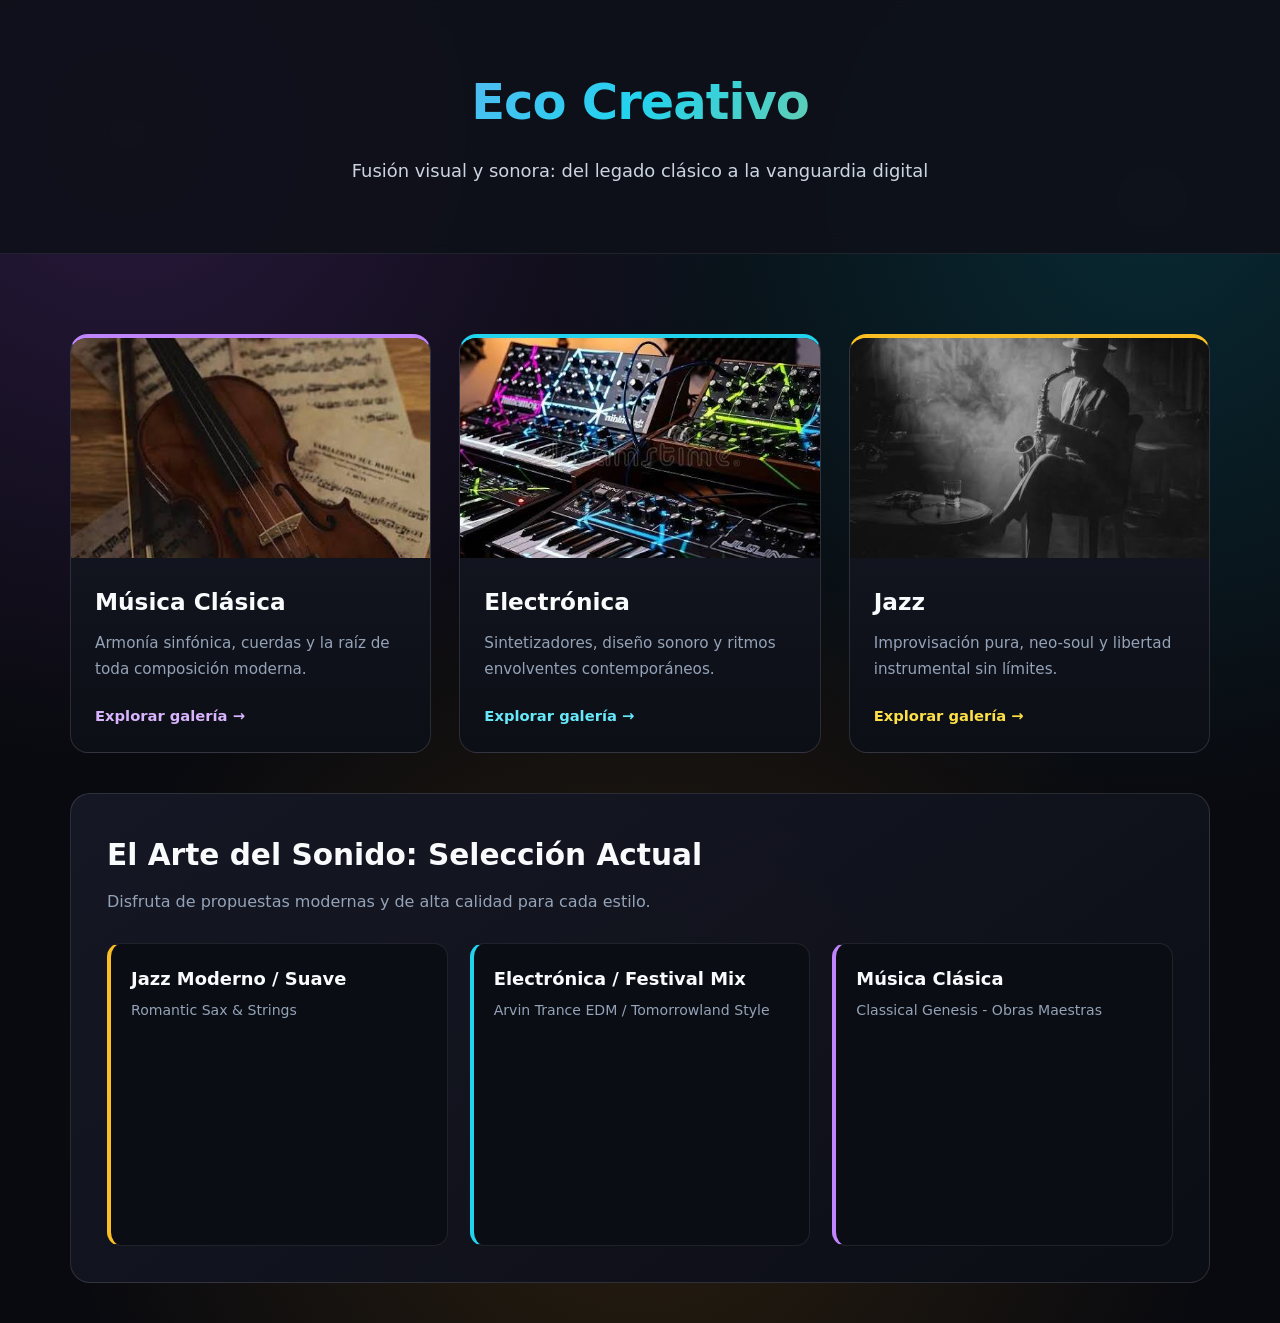
<file: index.html>
<!DOCTYPE html>
<html lang="es">
<head>
    <meta charset="UTF-8">
    <meta name="viewport" content="width=device-width, initial-scale=1.0">
    <title>Eco Creativo - Exploración Sonora</title>
    <link rel="stylesheet" href="styles.css">
</head>
<body>
    <header class="encabezado-principal">
        <h1>Eco Creativo</h1>
        <p>Fusión visual y sonora: del legado clásico a la vanguardia digital</p>
    </header>

    <main class="contenedor">
        <!-- LAS TRES TARJETAS DE ACCESO DIRECTO -->
        <section class="grid-generos">
            <a href="clasica.html" class="tarjeta-genero">
                <img src="imageclas1.jpg" alt="Música Clásica">
                <div class="info-tarjeta">
                    <h2>Música Clásica</h2>
                    <p>Armonía sinfónica, cuerdas y la raíz de toda composición moderna.</p>
                    <span class="boton-explorar">Explorar galería →</span>
                </div>
            </a>

            <a href="electronica.html" class="tarjeta-genero">
                <img src="imageselec1.jpg" alt="Música Electrónica">
                <div class="info-tarjeta">
                    <h2>Electrónica</h2>
                    <p>Sintetizadores, diseño sonoro y ritmos envolventes contemporáneos.</p>
                    <span class="boton-explorar">Explorar galería →</span>
                </div>
            </a>

            <a href="jazz.html" class="tarjeta-genero">
                <img src="imagesjazz1.jpg" alt="Jazz Moderno">
                <div class="info-tarjeta">
                    <h2>Jazz</h2>
                    <p>Improvisación pura, neo-soul y libertad instrumental sin límites.</p>
                    <span class="boton-explorar">Explorar galería →</span>
                </div>
            </a>
        </section>

        <!-- SECCIÓN DE AUDIO / LABORATORIO SONORO CON TUS VIDEOS -->
        <section class="laboratorio-sonoro">
            <h2>El Arte del Sonido: Selección Actual</h2>
            <p class="subtitulo">Disfruta de propuestas modernas y de alta calidad para cada estilo.</p>

            <div class="grid-reproductores">
                <!-- Jazz Moderno -->
                <div class="caja-audio">
                    <h3>Jazz Moderno / Suave</h3>
                    <p>Romantic Sax & Strings</p>
                    <iframe width="100%" height="180" src="https://www.youtube.com/embed/wMtFaQcYVOQ" title="Jazz Moderno" frameborder="0" allow="accelerometer; autoplay; clipboard-write; encrypted-media; gyroscope; picture-in-picture" allowfullscreen></iframe>
                </div>

                <!-- Electrónica -->
                <div class="caja-audio">
                    <h3>Electrónica / Festival Mix</h3>
                    <p>Arvin Trance EDM / Tomorrowland Style</p>
                    <iframe width="100%" height="180" src="https://www.youtube.com/embed/D-PaXRCXtzE" title="Musica Electronica" frameborder="0" allow="accelerometer; autoplay; clipboard-write; encrypted-media; gyroscope; picture-in-picture" allowfullscreen></iframe>
                </div>

                <!-- Música Clásica -->
                <div class="caja-audio">
                    <h3>Música Clásica</h3>
                    <p>Classical Genesis - Obras Maestras</p>
                    <iframe width="100%" height="180" src="https://www.youtube.com/embed/TmpdoZNqQuU" title="Musica Clasica" frameborder="0" allow="accelerometer; autoplay; clipboard-write; encrypted-media; gyroscope; picture-in-picture" allowfullscreen></iframe>
                </div>
            </div>
        </section>
    </main>
</body>
</html>
</file>
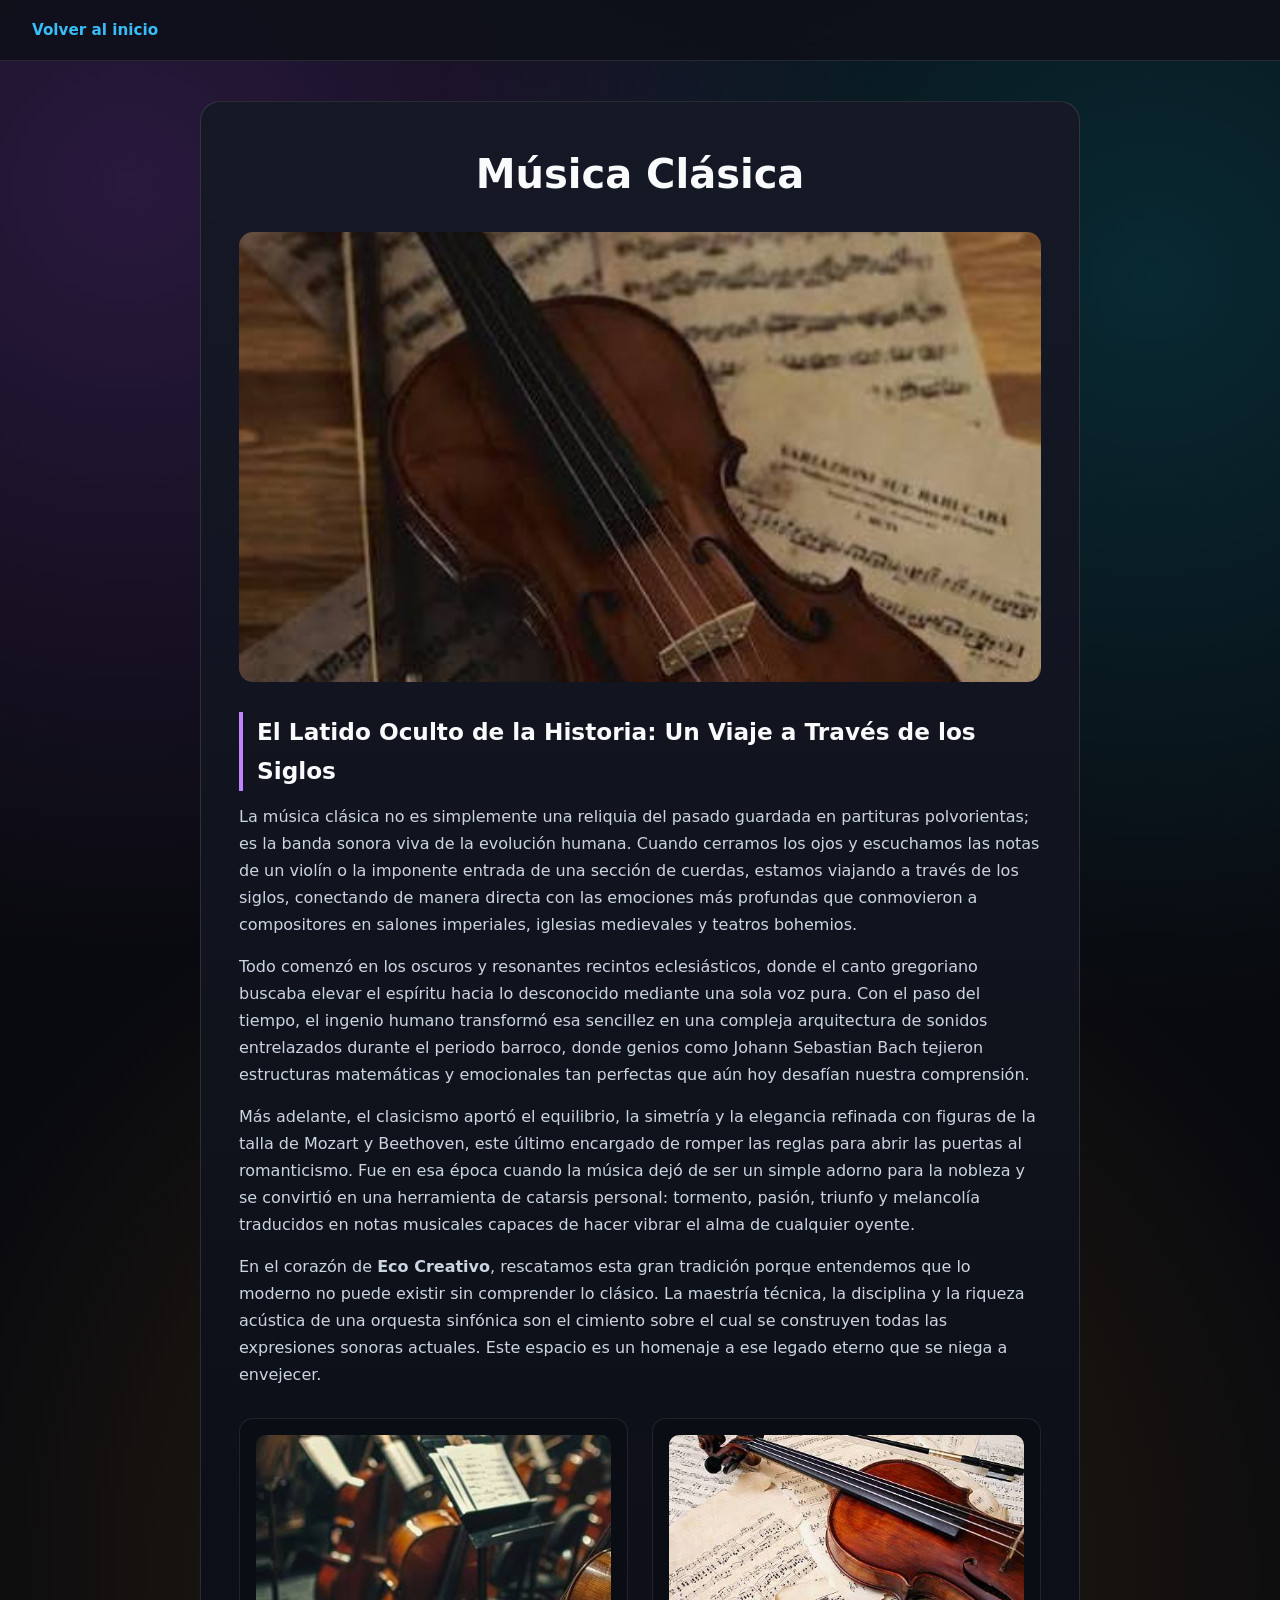
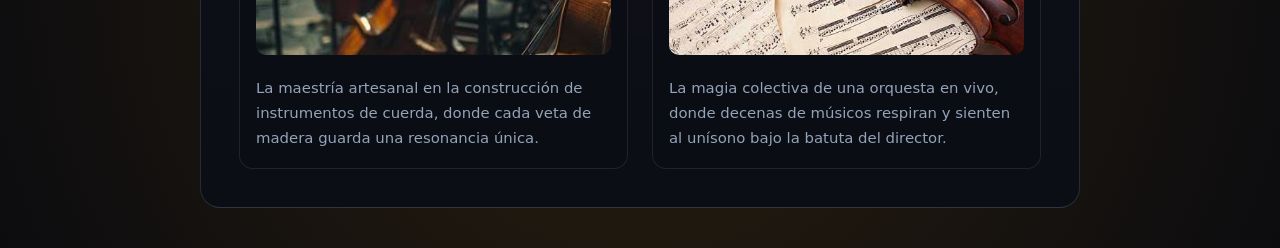
<file: clasica.html>
<!DOCTYPE html>
<html lang="es">
<head>
    <meta charset="UTF-8">
    <meta name="viewport" content="width=device-width, initial-scale=1.0">
    <title>Música Clásica - Eco Creativo</title>
    <link rel="stylesheet" href="styles.css">
</head>
<body>
    <header>
        <a href="index.html">Volver al inicio</a>
    </header>
    <main class="contenido-clasica">
        <h1>Música Clásica</h1>
        
        <img src="imageclas1.jpg" alt="Obra principal de música clásica" class="imagen-principal">
        
        <article class="historia-profunda">
            <h2>El Latido Oculto de la Historia: Un Viaje a Través de los Siglos</h2>
            <p>La música clásica no es simplemente una reliquia del pasado guardada en partituras polvorientas; es la banda sonora viva de la evolución humana. Cuando cerramos los ojos y escuchamos las notas de un violín o la imponente entrada de una sección de cuerdas, estamos viajando a través de los siglos, conectando de manera directa con las emociones más profundas que conmovieron a compositores en salones imperiales, iglesias medievales y teatros bohemios.</p>
            <p>Todo comenzó en los oscuros y resonantes recintos eclesiásticos, donde el canto gregoriano buscaba elevar el espíritu hacia lo desconocido mediante una sola voz pura. Con el paso del tiempo, el ingenio humano transformó esa sencillez en una compleja arquitectura de sonidos entrelazados durante el periodo barroco, donde genios como Johann Sebastian Bach tejieron estructuras matemáticas y emocionales tan perfectas que aún hoy desafían nuestra comprensión.</p>
            <p>Más adelante, el clasicismo aportó el equilibrio, la simetría y la elegancia refinada con figuras de la talla de Mozart y Beethoven, este último encargado de romper las reglas para abrir las puertas al romanticismo. Fue en esa época cuando la música dejó de ser un simple adorno para la nobleza y se convirtió en una herramienta de catarsis personal: tormento, pasión, triunfo y melancolía traducidos en notas musicales capaces de hacer vibrar el alma de cualquier oyente.</p>
            <p>En el corazón de <strong>Eco Creativo</strong>, rescatamos esta gran tradición porque entendemos que lo moderno no puede existir sin comprender lo clásico. La maestría técnica, la disciplina y la riqueza acústica de una orquesta sinfónica son el cimiento sobre el cual se construyen todas las expresiones sonoras actuales. Este espacio es un homenaje a ese legado eterno que se niega a envejecer.</p>
        </article>

        <div class="galeria-secundaria">
            <div class="item-galeria">
                <img src="imageclas2.jpg" alt="Detalle de instrumento clásico">
                <p>La maestría artesanal en la construcción de instrumentos de cuerda, donde cada veta de madera guarda una resonancia única.</p>
            </div>
            <div class="item-galeria">
                <img src="imageclas3.jpg" alt="Orquesta en presentación">
                <p>La magia colectiva de una orquesta en vivo, donde decenas de músicos respiran y sienten al unísono bajo la batuta del director.</p>
            </div>
        </div>
    </main>
</body>
</html>
</file>
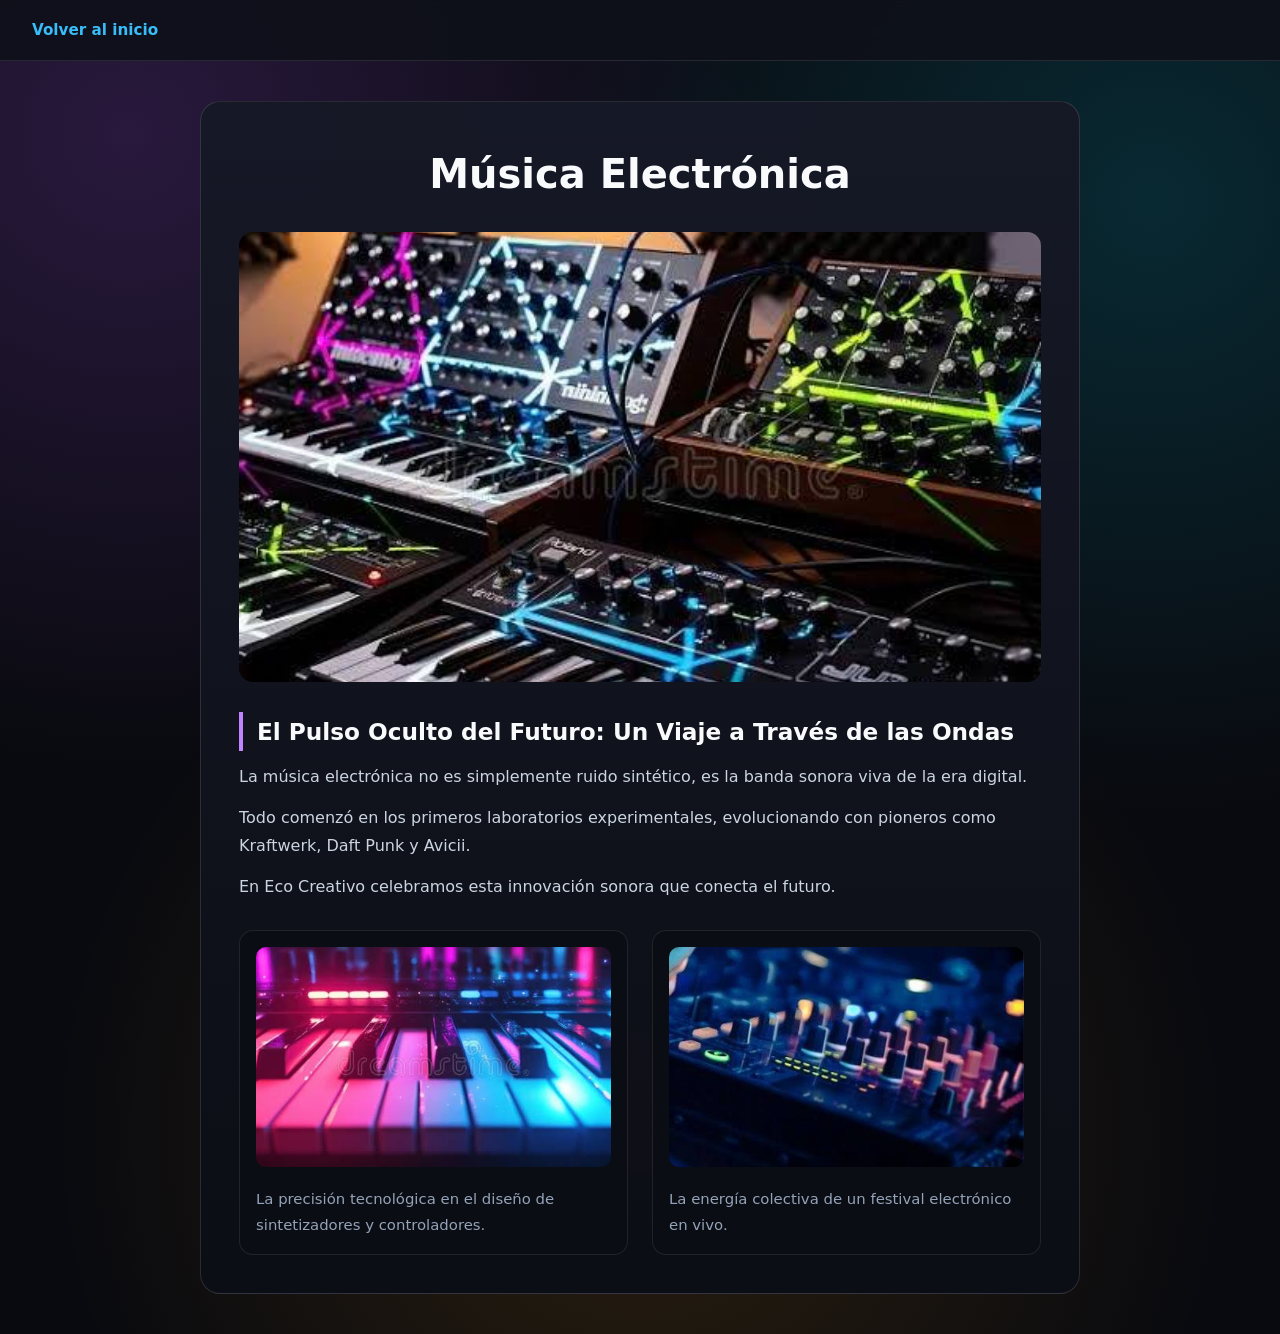
<file: electronica.html>
<!DOCTYPE html>
<html lang="es">
<head>
    <meta charset="UTF-8">
    <meta name="viewport" content="width=device-width, initial-scale=1.0">
    <title>Música Electrónica - Eco Creativo</title>
    <link rel="stylesheet" href="styles.css">
</head>
<body>
    <header>
        <a href="index.html">Volver al inicio</a>
    </header>
    <main class="contenido-clasica">
        <h1>Música Electrónica</h1>
        <img src="imageselec1.jpg" alt="Obra principal" class="imagen-principal">
        <article class="historia-profunda">
            <h2>El Pulso Oculto del Futuro: Un Viaje a Través de las Ondas</h2>
            <p>La música electrónica no es simplemente ruido sintético, es la banda sonora viva de la era digital.</p>
            <p>Todo comenzó en los primeros laboratorios experimentales, evolucionando con pioneros como Kraftwerk, Daft Punk y Avicii.</p>
            <p>En Eco Creativo celebramos esta innovación sonora que conecta el futuro.</p>
        </article>
        <div class="galeria-secundaria">
            <div class="item-galeria">
                <img src="imageselec2.jpg" alt="Sintetizador">
                <p>La precisión tecnológica en el diseño de sintetizadores y controladores.</p>
            </div>
            <div class="item-galeria">
                <img src="imageselec3.jpg" alt="Festival">
                <p>La energía colectiva de un festival electrónico en vivo.</p>
            </div>
        </div>
    </main>
</body>
</html>
</file>
<file: styles.css>
* {
    box-sizing: border-box;
    margin: 0;
    padding: 0;
}

body {
    background-color: #090a0f;
    background-image:
        radial-gradient(circle at 10% 10%, rgba(168, 85, 247, 0.20), transparent 38%),
        radial-gradient(circle at 90% 15%, rgba(6, 182, 212, 0.18), transparent 38%),
        radial-gradient(circle at 50% 85%, rgba(245, 158, 11, 0.14), transparent 45%);
    color: #f8fafc;
    font-family: 'Segoe UI', system-ui, -apple-system, sans-serif;
    line-height: 1.7;
    min-height: 100vh;
}

/* --- NAVEGACIÓN SUPERIOR --- */
header {
    background-color: rgba(15, 17, 26, 0.92);
    backdrop-filter: blur(12px);
    padding: 16px 32px;
    border-bottom: 1px solid rgba(255, 255, 255, 0.1);
}

header a {
    color: #38bdf8;
    text-decoration: none;
    font-weight: 700;
    font-size: 0.95rem;
    display: inline-flex;
    align-items: center;
    gap: 6px;
    transition: transform 0.2s ease, color 0.2s ease;
}

header a:hover {
    color: #ffffff;
    transform: translateX(-4px);
}

/* --- PORTADA PRINCIPAL --- */
.encabezado-principal {
    text-align: center;
    padding: 60px 20px 42px;
    border-bottom: 1px solid rgba(255, 255, 255, 0.08);
}

.encabezado-principal h1 {
    font-size: 3.1rem;
    font-weight: 900;
    letter-spacing: -1px;
    margin-bottom: 12px;
    background: linear-gradient(135deg, #c084fc 0%, #22d3ee 50%, #fbbf24 100%);
    -webkit-background-clip: text;
    -webkit-text-fill-color: transparent;
}

.encabezado-principal p {
    color: #cbd5e1;
    font-size: 1.12rem;
    max-width: 680px;
    margin: 0 auto 24px auto;
}

.indice-portada {
    max-width: 780px;
    margin: 0 auto;
    text-align: center;
}

/* --- ÍNDICE TEMÁTICO --- */
.indice-tematico {
    background-color: #0e1017;
    border: 1px solid rgba(255, 255, 255, 0.1);
    border-radius: 12px;
    padding: 14px 18px;
    margin-bottom: 28px;
    font-size: 0.92rem;
    color: #cbd5e1;
    line-height: 1.6;
}

.indice-tematico a {
    color: #c4b5fd;
    text-decoration: none;
    font-weight: 600;
}

.indice-tematico a:hover {
    color: #ffffff;
    text-decoration: underline;
}

/* --- CONTENEDOR Y MENSAJES --- */
.contenedor {
    max-width: 1180px;
    margin: 0 auto;
    padding: 40px 20px;
}

.bloque-mensaje {
    margin: 28px 0;
    padding: 22px 26px;
    background: rgba(20, 23, 35, 0.9);
    border: 1px solid rgba(255, 255, 255, 0.1);
    border-left: 4px solid #38bdf8;
    border-radius: 14px;
}

.bloque-secundario {
    border-left-color: #c084fc;
}

.etiqueta-mensaje {
    display: inline-block;
    font-size: 0.76rem;
    font-weight: 700;
    text-transform: uppercase;
    letter-spacing: 0.8px;
    color: #7dd3fc;
    margin-bottom: 6px;
}

.bloque-secundario .etiqueta-mensaje {
    color: #d8b4fe;
}

.bloque-mensaje p {
    color: #e2e8f0;
    font-size: 0.98rem;
}

/* --- TARJETAS DE GÉNEROS --- */
.grid-generos {
    display: grid;
    grid-template-columns: repeat(auto-fit, minmax(310px, 1fr));
    gap: 28px;
    margin: 40px 0;
}

.tarjeta-genero {
    background: linear-gradient(180deg, rgba(24, 27, 40, 0.96) 0%, rgba(13, 15, 23, 0.98) 100%);
    border: 1px solid rgba(255, 255, 255, 0.12);
    border-radius: 18px;
    overflow: hidden;
    text-decoration: none;
    color: inherit;
    transition: transform 0.3s ease, box-shadow 0.3s ease, border-color 0.3s ease;
    display: flex;
    flex-direction: column;
}

.tarjeta-genero img {
    width: 100%;
    height: 220px;
    object-fit: cover;
    transition: transform 0.45s ease;
}

.tarjeta-genero:hover {
    transform: translateY(-8px);
}

.tarjeta-genero:hover img {
    transform: scale(1.06);
}

.grid-generos .tarjeta-genero:nth-child(1) {
    border-top: 4px solid #c084fc;
}
.grid-generos .tarjeta-genero:nth-child(1) .boton-explorar {
    color: #d8b4fe;
}

.grid-generos .tarjeta-genero:nth-child(2) {
    border-top: 4px solid #22d3ee;
}
.grid-generos .tarjeta-genero:nth-child(2) .boton-explorar {
    color: #67e8f9;
}

.grid-generos .tarjeta-genero:nth-child(3) {
    border-top: 4px solid #fbbf24;
}
.grid-generos .tarjeta-genero:nth-child(3) .boton-explorar {
    color: #fde047;
}

.info-tarjeta {
    padding: 24px;
    display: flex;
    flex-direction: column;
    flex-grow: 1;
}

.info-tarjeta h2 {
    font-size: 1.45rem;
    margin-bottom: 10px;
}

.info-tarjeta p {
    color: #94a3b8;
    font-size: 0.95rem;
    margin-bottom: 20px;
    flex-grow: 1;
}

.boton-explorar {
    font-weight: 700;
    font-size: 0.92rem;
}

/* --- LABORATORIO SONORO --- */
.laboratorio-sonoro {
    background: linear-gradient(145deg, rgba(22, 25, 38, 0.95), rgba(12, 14, 22, 0.98));
    border: 1px solid rgba(255, 255, 255, 0.12);
    border-radius: 20px;
    padding: 36px;
    margin-top: 40px;
}

.laboratorio-sonoro h2 {
    font-size: 1.85rem;
    margin-bottom: 8px;
}

.laboratorio-sonoro .subtitulo {
    color: #94a3b8;
    margin-bottom: 28px;
}

.grid-reproductores {
    display: grid;
    grid-template-columns: repeat(auto-fit, minmax(290px, 1fr));
    gap: 22px;
}

.caja-audio {
    background-color: #0b0d14;
    border: 1px solid rgba(255, 255, 255, 0.09);
    border-radius: 14px;
    padding: 20px;
}

.grid-reproductores .caja-audio:nth-child(1) {
    border-left: 4px solid #fbbf24;
}

.grid-reproductores .caja-audio:nth-child(2) {
    border-left: 4px solid #22d3ee;
}

.grid-reproductores .caja-audio:nth-child(3) {
    border-left: 4px solid #c084fc;
}

.caja-audio h3 {
    font-size: 1.12rem;
    margin-bottom: 4px;
}

.caja-audio p {
    color: #94a3b8;
    font-size: 0.88rem;
    margin-bottom: 14px;
}

.caja-audio iframe {
    border-radius: 10px;
}

/* --- PÁGINAS INTERNAS --- */
.contenido-clasica {
    max-width: 880px;
    margin: 40px auto;
    padding: 38px;
    background: linear-gradient(180deg, rgba(22, 25, 38, 0.96), rgba(12, 14, 22, 0.98));
    border: 1px solid rgba(255, 255, 255, 0.12);
    border-radius: 20px;
}

.contenido-clasica h1 {
    font-size: 2.5rem;
    text-align: center;
    margin-bottom: 24px;
}

.imagen-principal {
    display: block;
    width: 100%;
    max-height: 450px;
    object-fit: cover;
    border-radius: 14px;
    margin: 0 auto 30px auto;
}

.historia-profunda section {
    margin-bottom: 28px;
}

.historia-profunda h2 {
    font-size: 1.45rem;
    color: #f8fafc;
    margin-bottom: 12px;
    padding-left: 14px;
    border-left: 4px solid #c084fc;
}

.historia-profunda p {
    color: #cbd5e1;
    margin-bottom: 14px;
}

.galeria-secundaria {
    display: grid;
    grid-template-columns: repeat(auto-fit, minmax(270px, 1fr));
    gap: 24px;
    margin-top: 30px;
}

.item-galeria {
    background-color: #0b0d14;
    border: 1px solid rgba(255, 255, 255, 0.09);
    border-radius: 14px;
    padding: 16px;
}

.item-galeria img {
    width: 100%;
    height: 220px;
    object-fit: cover;
    border-radius: 10px;
    margin-bottom: 12px;
}

.item-galeria p {
    font-size: 0.93rem;
    color: #94a3b8;
}

/* --- PIE DE PÁGINA --- */
.pie-creativo {
    text-align: center;
    padding: 30px 20px;
    margin-top: 40px;
    border-top: 1px solid rgba(255, 255, 255, 0.08);
    color: #94a3b8;
    font-size: 0.92rem;
}

.enlaces-pie {
    margin-top: 12px;
    display: flex;
    justify-content: center;
    gap: 20px;
    flex-wrap: wrap;
}

.enlaces-pie a {
    color: #c4b5fd;
    text-decoration: none;
    font-weight: 600;
}

.enlaces-pie a:hover {
    color: #ffffff;
    text-decoration: underline;
}
</file>
